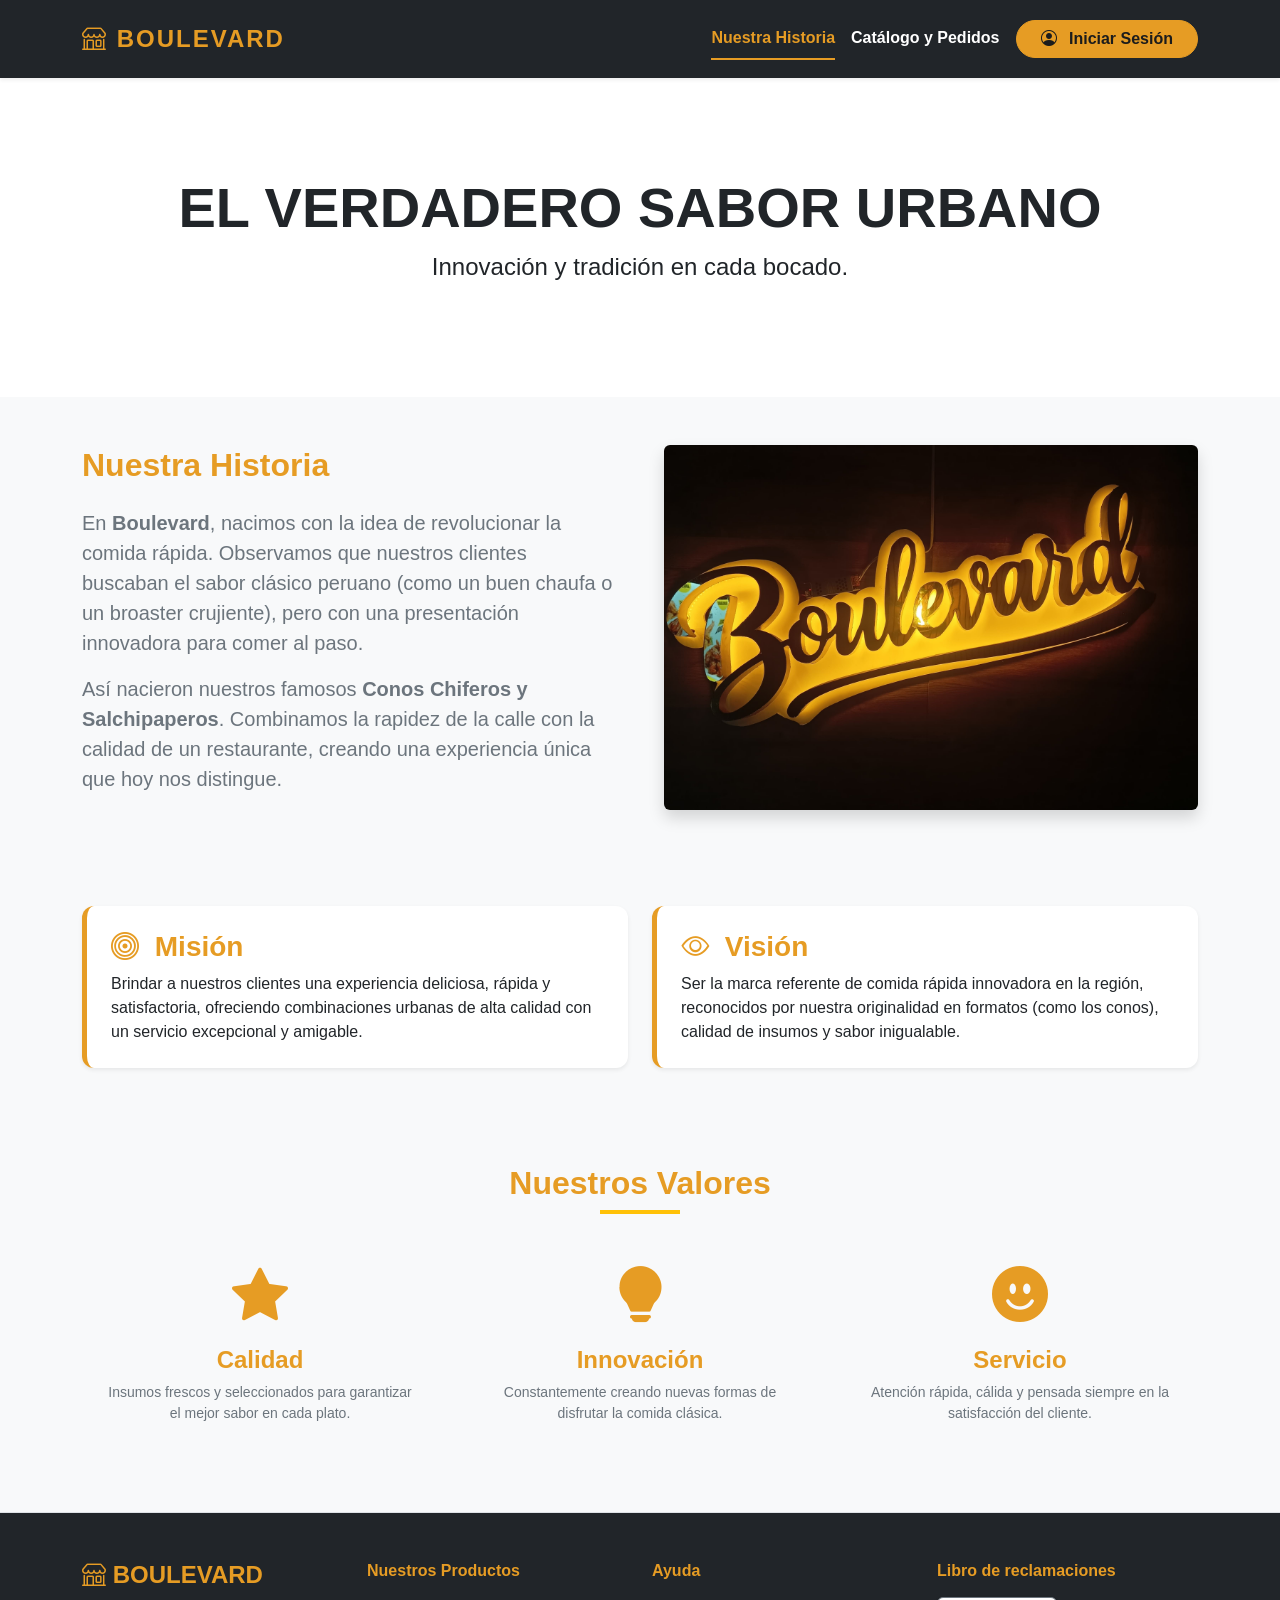
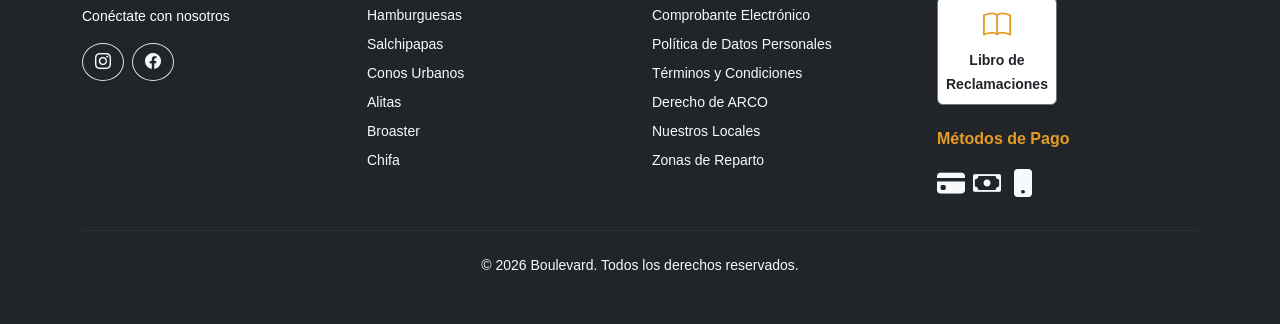
<file: index.html>
<!DOCTYPE html>
<html lang="es">
<head>
    <meta charset="UTF-8">
    <meta name="viewport" content="width=device-width, initial-scale=1.0">
    <title>Nosotros - Boulevard Comida Rápida</title>
    
    <link href="https://cdn.jsdelivr.net/npm/bootstrap@5.3.0/dist/css/bootstrap.min.css" rel="stylesheet">
    <link href="https://cdn.jsdelivr.net/npm/bootstrap-icons@1.10.5/font/bootstrap-icons.css" rel="stylesheet">
    <link rel="stylesheet" href="styles.css">
</head>
<body class="tema-boulevard bg-light">

    <nav class="navbar navbar-expand-lg bg-dark shadow-sm py-3 sticky-top" data-bs-theme="dark">
        <div class="container">
            <a class="navbar-brand logo-boulevard fw-bold text-uppercase text-warning" href="index.html">
                <i class="bi bi-shop"></i> BOULEVARD
            </a>
            <button class="navbar-toggler" type="button" data-bs-toggle="collapse" data-bs-target="#menuNavegacion">
                <span class="navbar-toggler-icon"></span>
            </button>
            <div class="collapse navbar-collapse" id="menuNavegacion">
                <ul class="nav nav-underline ms-auto align-items-center gap-3">
                    <li class="nav-item">
                        <a class="nav-link active fw-bold text-warning" aria-current="page" href="index.html">Nuestra Historia</a>
                    </li>
                    <li class="nav-item">
                        <a class="nav-link fw-bold text-light" href="catalogo.html">Catálogo y Pedidos</a>
                    </li>
                    <li class="nav-item">
                        <a href="login.html" class="btn btn-warning rounded-pill px-4 fw-bold">
                            <i class="bi bi-person-circle me-2"></i> Iniciar Sesión
                        </a>
                    </li>
                </ul>
            </div>
        </div>
    </nav>

    <main>
        <section class="hero-section bg-white text-center py-5">
            <div class="container py-5">
                <h1 class="display-4 fw-bold text-uppercase text-dark">El Verdadero Sabor Urbano</h1>
                <p class="lead fs-4 text-dark">Innovación y tradición en cada bocado.</p>
            </div>
        </section>

        <section class="container py-5">
            <div class="row g-5 align-items-center">
                <div class="col-lg-6">
                    <h2 class="fw-bold mb-4 text-warning">Nuestra Historia</h2>
                    <p class="fs-5 text-muted">En <strong>Boulevard</strong>, nacimos con la idea de revolucionar la comida rápida. Observamos que nuestros clientes buscaban el sabor clásico peruano (como un buen chaufa o un broaster crujiente), pero con una presentación innovadora para comer al paso.</p>
                    <p class="fs-5 text-muted">Así nacieron nuestros famosos <strong>Conos Chiferos y Salchipaperos</strong>. Combinamos la rapidez de la calle con la calidad de un restaurante, creando una experiencia única que hoy nos distingue.</p>
                </div>
                
                <div class="col-lg-6">
                    <img src="imagenes/logo_bule.jpeg" 
                         alt="Local de Boulevard Comida Rápida" 
                         class="img-fluid rounded shadow"
                         loading="lazy"
                         onerror="this.src='imagenes/placeholder.jpg'">
                </div>
            </div>
        </section>

        <section class="container py-5">
            <div class="row g-4">
                <div class="col-md-6">
                    <div class="card border-0 shadow-sm h-100" style="border-left: 5px solid #e69c24 !important;">
                        <div class="card-body p-4">
                            <h3 class="fw-bold text-warning"><i class="bi bi-bullseye me-2"></i> Misión</h3>
                            <p class="mb-0">Brindar a nuestros clientes una experiencia deliciosa, rápida y satisfactoria, ofreciendo combinaciones urbanas de alta calidad con un servicio excepcional y amigable.</p>
                        </div>
                    </div>
                </div>
                
                <div class="col-md-6">
                    <div class="card border-0 shadow-sm h-100" style="border-left: 5px solid #e69c24 !important;">
                        <div class="card-body p-4">
                            <h3 class="fw-bold text-warning"><i class="bi bi-eye me-2"></i> Visión</h3>
                            <p class="mb-0">Ser la marca referente de comida rápida innovadora en la región, reconocidos por nuestra originalidad en formatos (como los conos), calidad de insumos y sabor inigualable.</p>
                        </div>
                    </div>
                </div>
            </div>
        </section>

        <section class="bg-light py-5">
            <div class="container">
                <h2 class="text-center fw-bold mb-2 text-warning">Nuestros Valores</h2>
                <div class="bg-warning mx-auto mb-4" style="height: 4px; width: 80px;"></div>
                
                <div class="row g-4 text-center">
                    <div class="col-md-4">
                        <div class="p-4">
                            <i class="bi bi-star-fill display-4 text-warning"></i>
                            <h4 class="fw-bold mt-3 text-warning">Calidad</h4>
                            <p class="text-muted small">Insumos frescos y seleccionados para garantizar el mejor sabor en cada plato.</p>
                        </div>
                    </div>
                    <div class="col-md-4">
                        <div class="p-4">
                            <i class="bi bi-lightbulb-fill display-4 text-warning"></i>
                            <h4 class="fw-bold mt-3 text-warning">Innovación</h4>
                            <p class="text-muted small">Constantemente creando nuevas formas de disfrutar la comida clásica.</p>
                        </div>
                    </div>
                    <div class="col-md-4">
                        <div class="p-4">
                            <i class="bi bi-emoji-smile-fill display-4 text-warning"></i>
                            <h4 class="fw-bold mt-3 text-warning">Servicio</h4>
                            <p class="text-muted small">Atención rápida, cálida y pensada siempre en la satisfacción del cliente.</p>
                        </div>
                    </div>
                </div>
            </div>
        </section>
    </main>

    <footer class="bg-dark text-white py-5 border-top mt-auto">
        <div class="container">
            <div class="row gy-4">
                
                <div class="col-lg-3 col-md-6">
                    <h4 class="fw-bold text-uppercase mb-3 text-warning">
                        <i class="bi bi-shop"></i> BOULEVARD
                    </h4>
                    <p class="small mb-3">Conéctate con nosotros</p>
                    <div class="d-flex gap-2">
                        <a href="#" class="btn btn-outline-light rounded-circle border shadow-sm" aria-label="Instagram">
                            <i class="bi bi-instagram"></i>
                        </a>
                        <a href="#" class="btn btn-outline-light rounded-circle border shadow-sm" aria-label="Facebook">
                            <i class="bi bi-facebook"></i>
                        </a>
                    </div>
                </div>

                <div class="col-lg-3 col-md-6">
                    <h6 class="fw-bold mb-4 text-warning">Nuestros Productos</h6>
                    <ul class="list-unstyled small">
                        <li class="mb-2"><a href="catalogo.html#hamburguesas" class="text-decoration-none text-light">Hamburguesas</a></li>
                        <li class="mb-2"><a href="catalogo.html#salchipapas" class="text-decoration-none text-light">Salchipapas</a></li>
                        <li class="mb-2"><a href="catalogo.html#conos" class="text-decoration-none text-light">Conos Urbanos</a></li>
                        <li class="mb-2"><a href="catalogo.html#alitas" class="text-decoration-none text-light">Alitas</a></li>
                        <li class="mb-2"><a href="catalogo.html#broaster" class="text-decoration-none text-light">Broaster</a></li>
                        <li class="mb-2"><a href="catalogo.html#chifa" class="text-decoration-none text-light">Chifa</a></li>
                    </ul>
                </div>

                <div class="col-lg-3 col-md-6">
                    <h6 class="fw-bold mb-4 text-warning">Ayuda</h6>
                    <ul class="list-unstyled small">
                        <li class="mb-2"><a href="#" class="text-decoration-none text-light">Comprobante Electrónico</a></li>
                        <li class="mb-2"><a href="#" class="text-decoration-none text-light">Política de Datos Personales</a></li>
                        <li class="mb-2"><a href="#" class="text-decoration-none text-light">Términos y Condiciones</a></li>
                        <li class="mb-2"><a href="#" class="text-decoration-none text-light">Derecho de ARCO</a></li>
                        <li class="mb-2"><a href="#" class="text-decoration-none text-light">Nuestros Locales</a></li>
                        <li class="mb-2"><a href="#" class="text-decoration-none text-light">Zonas de Reparto</a></li>
                    </ul>
                </div>

                <div class="col-lg-3 col-md-6">
                    <h6 class="fw-bold mb-3 text-warning">Libro de reclamaciones</h6>
                    <a href="#" class="d-inline-block border border-secondary rounded p-2 mb-4 text-decoration-none text-center bg-white text-dark shadow-sm">
                        <i class="bi bi-book fs-3 d-block text-warning"></i>
                        <span class="small fw-bold">Libro de<br>Reclamaciones</span>
                    </a>
                    
                    <h6 class="fw-bold mb-3 text-warning">Métodos de Pago</h6>
                    <div class="d-flex gap-2 fs-3">
                        <i class="bi bi-credit-card-fill text-light"></i>
                        <i class="bi bi-cash text-light"></i>
                        <i class="bi bi-phone-fill text-light"></i>
                    </div>
                </div>
                
            </div>

            <hr class="my-4" style="border-color: #495057;">
            
            <div class="row">
                <div class="col text-center">
                    <p class="small text-light mb-0">&copy; 2026 Boulevard. Todos los derechos reservados.</p>
                </div>
            </div>
        </div>
    </footer>

    <script src="https://cdn.jsdelivr.net/npm/bootstrap@5.3.0/dist/js/bootstrap.bundle.min.js"></script>
    <script src="app.js"></script>
</body>
</html>
</file>
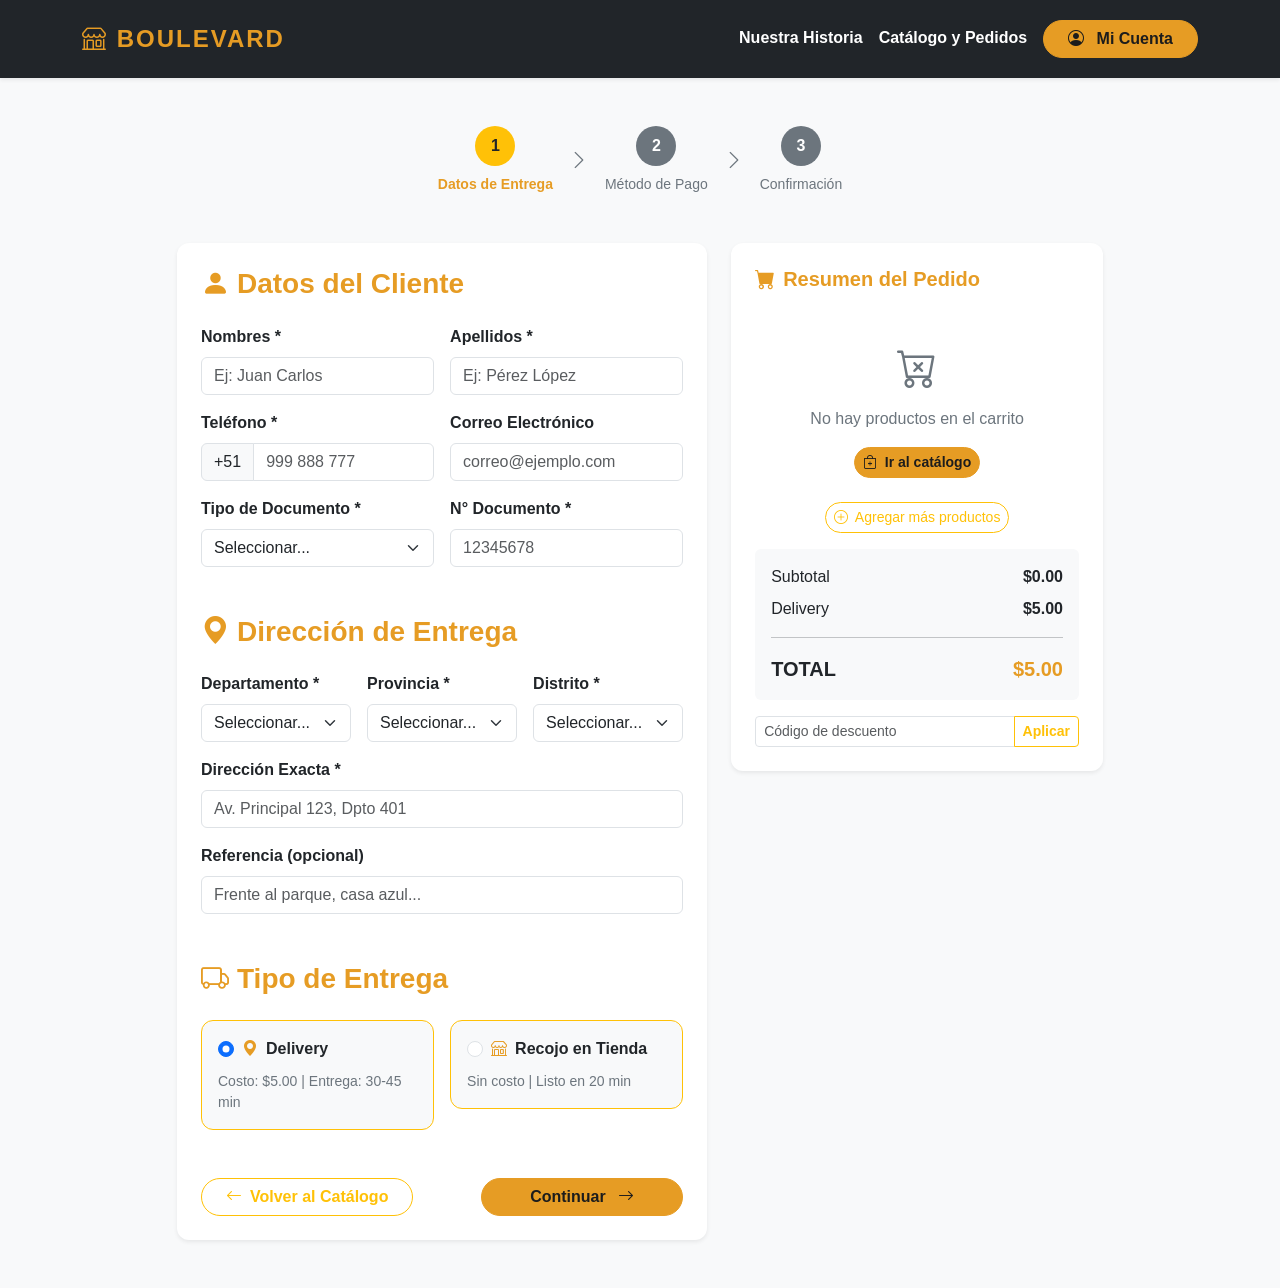
<file: checkout-paso1.html>
<!DOCTYPE html>
<html lang="es">
<head>
    <meta charset="UTF-8">
    <meta name="viewport" content="width=device-width, initial-scale=1.0">
    <title>Paso 1: Datos de Entrega - Boulevard</title>
    
    <link href="https://cdn.jsdelivr.net/npm/bootstrap@5.3.0/dist/css/bootstrap.min.css" rel="stylesheet">
    <link href="https://cdn.jsdelivr.net/npm/bootstrap-icons@1.10.5/font/bootstrap-icons.css" rel="stylesheet">
    <link rel="stylesheet" href="styles.css">
</head>
<body class="tema-boulevard bg-light">

    <nav class="navbar navbar-expand-lg bg-dark shadow-sm py-3 sticky-top" data-bs-theme="dark">
        <div class="container">
            <a class="navbar-brand logo-boulevard fw-bold text-uppercase text-warning" href="index.html">
                <i class="bi bi-shop"></i> BOULEVARD
            </a>
            <button class="navbar-toggler" type="button" data-bs-toggle="collapse" data-bs-target="#menuNavegacion">
                <span class="navbar-toggler-icon"></span>
            </button>
            <div class="collapse navbar-collapse" id="menuNavegacion">
                <ul class="nav nav-underline ms-auto align-items-center gap-3">
                    <li class="nav-item">
                        <a class="nav-link fw-bold text-light" href="index.html">Nuestra Historia</a>
                    </li>
                    <li class="nav-item">
                        <a class="nav-link fw-bold text-light" href="catalogo.html">Catálogo y Pedidos</a>
                    </li>
                    <li class="nav-item">
                        <a href="login.html" class="btn btn-warning rounded-pill px-4 fw-bold">
                            <i class="bi bi-person-circle me-2"></i> Mi Cuenta
                        </a>
                    </li>
                </ul>
            </div>
        </div>
    </nav>

    <main class="container my-5">
        <div class="row justify-content-center">
            <div class="col-lg-10">
                
                <div class="d-flex justify-content-center align-items-center gap-3 mb-5">
                    <div class="text-center">
                        <div class="bg-warning text-dark rounded-circle d-inline-flex align-items-center justify-content-center fw-bold" style="width: 40px; height: 40px;">1</div>
                        <p class="small fw-bold text-warning mt-2 mb-0">Datos de Entrega</p>
                    </div>
                    <i class="bi bi-chevron-right text-muted fs-5"></i>
                    <div class="text-center">
                        <div class="bg-secondary text-white rounded-circle d-inline-flex align-items-center justify-content-center fw-bold" style="width: 40px; height: 40px;">2</div>
                        <p class="small text-muted mt-2 mb-0">Método de Pago</p>
                    </div>
                    <i class="bi bi-chevron-right text-muted fs-5"></i>
                    <div class="text-center">
                        <div class="bg-secondary text-white rounded-circle d-inline-flex align-items-center justify-content-center fw-bold" style="width: 40px; height: 40px;">3</div>
                        <p class="small text-muted mt-2 mb-0">Confirmación</p>
                    </div>
                </div>

                <div class="row g-4">
                    <div class="col-lg-7">
                        <div class="card border-0 shadow-sm">
                            <div class="card-body p-4">
                                
                                <h3 class="fw-bold text-warning mb-4">
                                    <i class="bi bi-person-fill me-2"></i>Datos del Cliente
                                </h3>
                                
                                <form novalidate>
                                    <div class="row g-3">
                                        <div class="col-md-6">
                                            <label class="form-label fw-bold">Nombres *</label>
                                            <input type="text" class="form-control" placeholder="Ej: Juan Carlos" required>
                                        </div>
                                        <div class="col-md-6">
                                            <label class="form-label fw-bold">Apellidos *</label>
                                            <input type="text" class="form-control" placeholder="Ej: Pérez López" required>
                                        </div>
                                        <div class="col-md-6">
                                            <label class="form-label fw-bold">Teléfono *</label>
                                            <div class="input-group">
                                                <span class="input-group-text">+51</span>
                                                <input type="tel" class="form-control" placeholder="999 888 777" required>
                                            </div>
                                        </div>
                                        <div class="col-md-6">
                                            <label class="form-label fw-bold">Correo Electrónico</label>
                                            <input type="email" class="form-control" placeholder="correo@ejemplo.com">
                                        </div>
                                        <div class="col-md-6">
                                            <label class="form-label fw-bold">Tipo de Documento *</label>
                                            <select class="form-select" required>
                                                <option value="">Seleccionar...</option>
                                                <option value="DNI">DNI</option>
                                                <option value="CE">Carnet de Extranjería</option>
                                            </select>
                                        </div>
                                        <div class="col-md-6">
                                            <label class="form-label fw-bold">N° Documento *</label>
                                            <input type="text" class="form-control" placeholder="12345678" required>
                                        </div>
                                    </div>

                                    <h3 class="fw-bold text-warning mb-4 mt-5">
                                        <i class="bi bi-geo-alt-fill me-2"></i>Dirección de Entrega
                                    </h3>

                                    <div class="row g-3">
                                        <div class="col-md-4">
                                            <label class="form-label fw-bold">Departamento *</label>
                                            <select class="form-select" required>
                                                <option value="">Seleccionar...</option>
                                                <option value="Junín">Junín</option>
                                                <option value="Lima">Lima</option>
                                                <option value="Cusco">Cusco</option>
                                            </select>
                                        </div>
                                        <div class="col-md-4">
                                            <label class="form-label fw-bold">Provincia *</label>
                                            <select class="form-select" required>
                                                <option value="">Seleccionar...</option>
                                                <option value="Huancayo">Huancayo</option>
                                                <option value="Chilca">Chilca</option>
                                                <option value="El Tambo">El Tambo</option>
                                            </select>
                                        </div>
                                        <div class="col-md-4">
                                            <label class="form-label fw-bold">Distrito *</label>
                                            <select class="form-select" required>
                                                <option value="">Seleccionar...</option>
                                                <option value="Huancayo">Huancayo</option>
                                                <option value="Chilca">Chilca</option>
                                                <option value="El Tambo">El Tambo</option>
                                            </select>
                                        </div>
                                        <div class="col-12">
                                            <label class="form-label fw-bold">Dirección Exacta *</label>
                                            <input type="text" class="form-control" placeholder="Av. Principal 123, Dpto 401" required>
                                        </div>
                                        <div class="col-12">
                                            <label class="form-label fw-bold">Referencia (opcional)</label>
                                            <input type="text" class="form-control" placeholder="Frente al parque, casa azul...">
                                        </div>
                                    </div>

                                    <h3 class="fw-bold text-warning mb-4 mt-5">
                                        <i class="bi bi-truck me-2"></i>Tipo de Entrega
                                    </h3>

                                    <div class="row g-3">
                                        <div class="col-md-6">
                                            <div class="card border-warning bg-light">
                                                <div class="card-body">
                                                    <div class="form-check">
                                                        <input class="form-check-input" type="radio" name="tipoEntrega" id="delivery" value="delivery" checked>
                                                        <label class="form-check-label fw-bold" for="delivery">
                                                            <i class="bi bi-geo-alt-fill me-2 text-warning"></i>Delivery
                                                        </label>
                                                    </div>
                                                    <p class="small text-muted mt-2 mb-0">Costo: $5.00 | Entrega: 30-45 min</p>
                                                </div>
                                            </div>
                                        </div>
                                        <div class="col-md-6">
                                            <div class="card border-warning bg-light">
                                                <div class="card-body">
                                                    <div class="form-check">
                                                        <input class="form-check-input" type="radio" name="tipoEntrega" id="recojo" value="recojo">
                                                        <label class="form-check-label fw-bold" for="recojo">
                                                            <i class="bi bi-shop me-2 text-warning"></i>Recojo en Tienda
                                                        </label>
                                                    </div>
                                                    <p class="small text-muted mt-2 mb-0">Sin costo | Listo en 20 min</p>
                                                </div>
                                            </div>
                                        </div>
                                    </div>

                                    <div class="d-flex justify-content-between mt-5">
                                        <a href="catalogo.html" class="btn btn-outline-warning rounded-pill px-4 fw-bold">
                                            <i class="bi bi-arrow-left me-2"></i>Volver al Catálogo
                                        </a>
                                        <a href="checkout-paso2.html" class="btn btn-warning rounded-pill px-5 fw-bold">
                                            Continuar <i class="bi bi-arrow-right ms-2"></i>
                                        </a>
                                    </div>
                                </form>
                            </div>
                        </div>
                    </div>

                    <!-- Resumen del Pedido - DINÁMICO -->
                    <div class="col-lg-5">
                        <div class="card border-0 shadow-sm bg-white">
                            <div class="card-body p-4">
                                <h5 class="fw-bold text-warning mb-4">
                                    <i class="bi bi-cart-fill me-2"></i>Resumen del Pedido
                                </h5>
                                
                                <!-- CONTENEDOR DINÁMICO DE PRODUCTOS -->
                                <div id="listaProductosCheckout">
                                    <!-- Se llena automáticamente con los productos del carrito -->
                                </div>
                                
                                <!-- Agregar más productos -->
                                <div class="text-center mb-3">
                                    <a href="catalogo.html" class="btn btn-outline-warning btn-sm rounded-pill">
                                        <i class="bi bi-plus-circle me-1"></i> Agregar más productos
                                    </a>
                                </div>
                                
                                <div class="bg-light rounded p-3">
                                    <div class="d-flex justify-content-between mb-2">
                                        <span class="text-dark">Subtotal</span>
                                        <span class="text-dark fw-bold" id="subtotalCheckout">$0.00</span>
                                    </div>
                                    <div class="d-flex justify-content-between mb-2">
                                        <span class="text-dark">Delivery</span>
                                        <span class="text-dark fw-bold" id="deliveryCheckout">$5.00</span>
                                    </div>
                                    
                                    <hr>
                                    
                                    <div class="d-flex justify-content-between fw-bold fs-5">
                                        <span class="text-dark">TOTAL</span>
                                        <span class="text-warning" id="totalCheckout">$0.00</span>
                                    </div>
                                </div>
                                
                                <!-- Cupón de descuento -->
                                <div class="input-group input-group-sm mt-3">
                                    <input type="text" class="form-control form-control-sm" placeholder="Código de descuento">
                                    <button class="btn btn-outline-warning btn-sm fw-bold" type="button">Aplicar</button>
                                </div>
                            </div>
                        </div>
                    </div>
                </div>
            </div>
        </div>
    </main>

    <script src="https://cdn.jsdelivr.net/npm/bootstrap@5.3.0/dist/js/bootstrap.bundle.min.js"></script>
    <script src="app.js"></script>
    
    <!-- Script para manejar el cambio de delivery -->
    <script>
        const radioDelivery = document.getElementById('delivery');
        const radioRecojo = document.getElementById('recojo');
        const deliveryCheckout = document.getElementById('deliveryCheckout');
        const totalCheckout = document.getElementById('totalCheckout');
        
        function actualizarTotal() {
            const subtotalTexto = document.getElementById('subtotalCheckout').textContent;
            const subtotal = parseFloat(subtotalTexto.replace('$', '')) || 0;
            const delivery = radioDelivery.checked ? 5.00 : 0.00;
            const total = subtotal + delivery;
            
            deliveryCheckout.textContent = radioDelivery.checked ? '$5.00' : '$0.00 (Recojo)';
            totalCheckout.textContent = '$' + total.toFixed(2);
        }
        
        radioDelivery.addEventListener('change', actualizarTotal);
        radioRecojo.addEventListener('change', actualizarTotal);
        
        // También actualizar cuando se carguen los productos
        setTimeout(actualizarTotal, 500);
    </script>
</body>
</html>
</file>
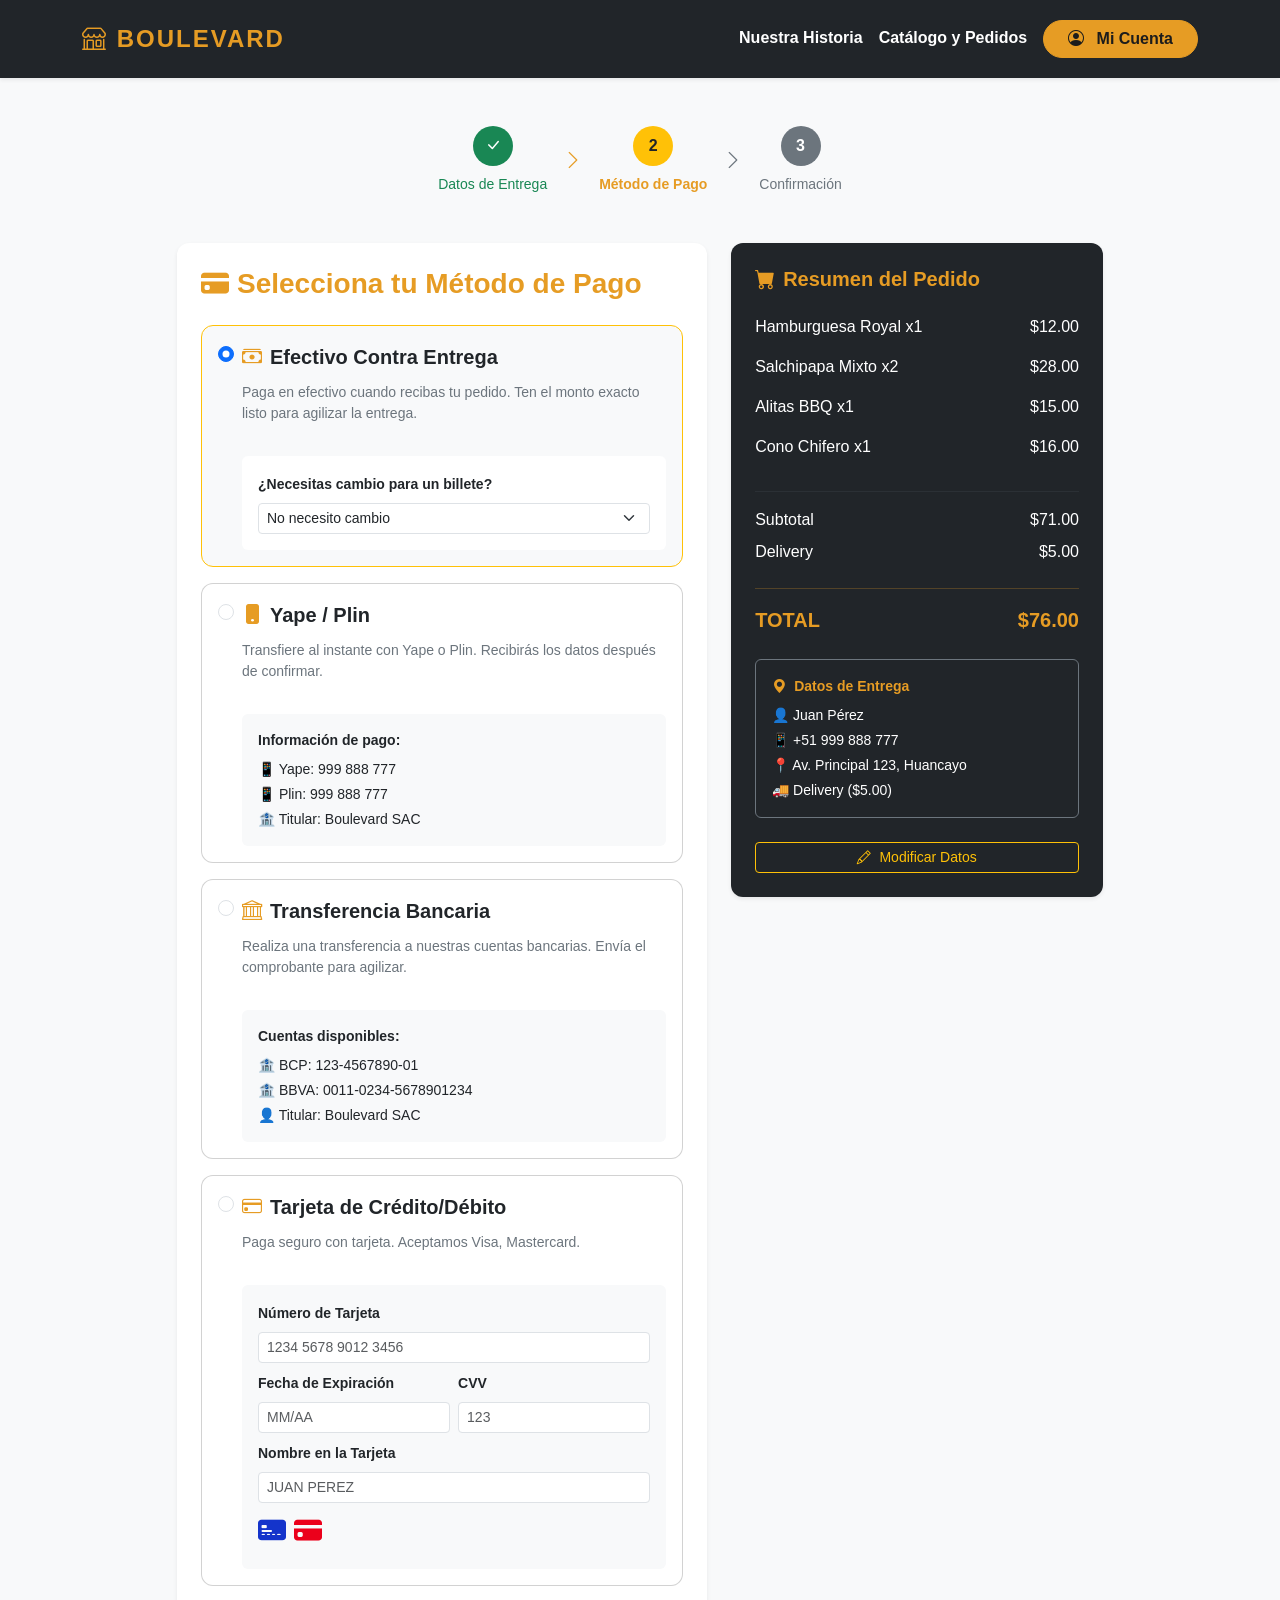
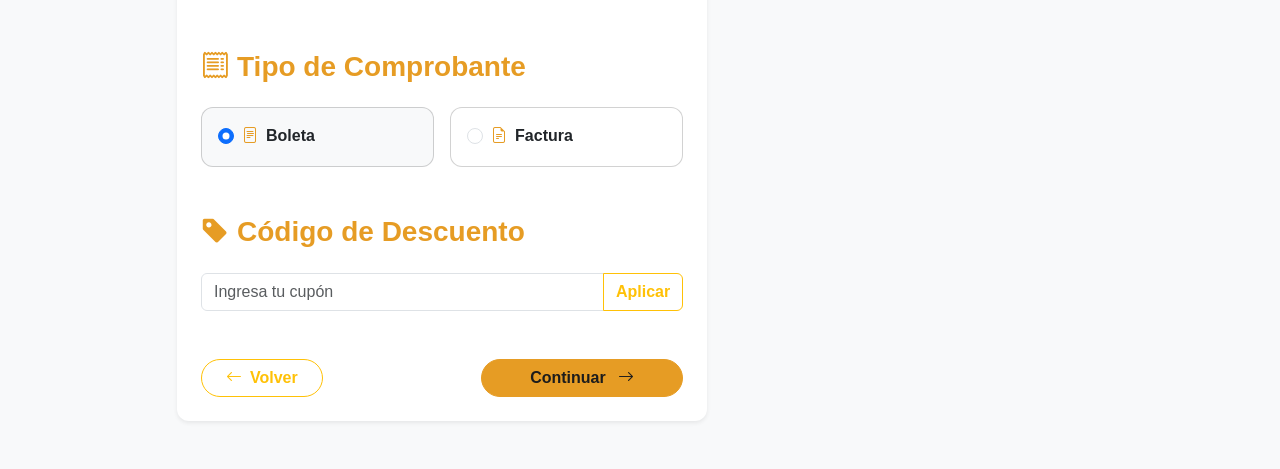
<file: checkout-paso2.html>
<!DOCTYPE html>
<html lang="es">
<head>
    <meta charset="UTF-8">
    <meta name="viewport" content="width=device-width, initial-scale=1.0">
    <title>Paso 2: Método de Pago - Boulevard</title>
    
    <link href="https://cdn.jsdelivr.net/npm/bootstrap@5.3.0/dist/css/bootstrap.min.css" rel="stylesheet">
    <link href="https://cdn.jsdelivr.net/npm/bootstrap-icons@1.10.5/font/bootstrap-icons.css" rel="stylesheet">
    <link rel="stylesheet" href="styles.css">
</head>
<body class="tema-boulevard bg-light">

    <!-- BARRA DE NAVEGACIÓN -->
    <nav class="navbar navbar-expand-lg bg-dark shadow-sm py-3 sticky-top" data-bs-theme="dark">
        <div class="container">
            <a class="navbar-brand logo-boulevard fw-bold text-uppercase text-warning" href="nosotros.html">
                <i class="bi bi-shop"></i> BOULEVARD
            </a>
            <button class="navbar-toggler" type="button" data-bs-toggle="collapse" data-bs-target="#menuNavegacion">
                <span class="navbar-toggler-icon"></span>
            </button>
            <div class="collapse navbar-collapse" id="menuNavegacion">
                <ul class="nav nav-underline ms-auto align-items-center gap-3">
                    <li class="nav-item">
                        <a class="nav-link fw-bold text-light" href="nosotros.html">Nuestra Historia</a>
                    </li>
                    <li class="nav-item">
                        <a class="nav-link fw-bold text-light" href="catalogo.html">Catálogo y Pedidos</a>
                    </li>
                    <li class="nav-item">
                        <a href="login.html" class="btn btn-warning rounded-pill px-4 fw-bold">
                            <i class="bi bi-person-circle me-2"></i> Mi Cuenta
                        </a>
                    </li>
                </ul>
            </div>
        </div>
    </nav>

    <main class="container my-5">
        <div class="row justify-content-center">
            <div class="col-lg-10">
                
                <!-- Indicador de Pasos -->
                <div class="d-flex justify-content-center align-items-center gap-3 mb-5">
                    <div class="text-center">
                        <div class="bg-success text-white rounded-circle d-inline-flex align-items-center justify-content-center fw-bold" style="width: 40px; height: 40px;">
                            <i class="bi bi-check-lg"></i>
                        </div>
                        <p class="small text-success mt-2 mb-0">Datos de Entrega</p>
                    </div>
                    <i class="bi bi-chevron-right text-warning fs-5"></i>
                    <div class="text-center">
                        <div class="bg-warning text-dark rounded-circle d-inline-flex align-items-center justify-content-center fw-bold" style="width: 40px; height: 40px;">2</div>
                        <p class="small fw-bold text-warning mt-2 mb-0">Método de Pago</p>
                    </div>
                    <i class="bi bi-chevron-right text-muted fs-5"></i>
                    <div class="text-center">
                        <div class="bg-secondary text-white rounded-circle d-inline-flex align-items-center justify-content-center fw-bold" style="width: 40px; height: 40px;">3</div>
                        <p class="small text-muted mt-2 mb-0">Confirmación</p>
                    </div>
                </div>

                <div class="row g-4">
                    <!-- Métodos de Pago -->
                    <div class="col-lg-7">
                        <div class="card border-0 shadow-sm">
                            <div class="card-body p-4">
                                <h3 class="fw-bold text-warning mb-4">
                                    <i class="bi bi-credit-card-fill me-2"></i>Selecciona tu Método de Pago
                                </h3>

                                <!-- Opción 1: Efectivo Contra Entrega -->
                                <div class="card mb-3 border-warning bg-light">
                                    <div class="card-body">
                                        <div class="form-check">
                                            <input class="form-check-input" type="radio" name="metodoPago" id="efectivo" value="efectivo" checked>
                                            <label class="form-check-label fw-bold fs-5" for="efectivo">
                                                <i class="bi bi-cash-stack me-2 text-warning"></i>Efectivo Contra Entrega
                                            </label>
                                        </div>
                                        <p class="text-muted small mt-2 ms-4">Paga en efectivo cuando recibas tu pedido. Ten el monto exacto listo para agilizar la entrega.</p>
                                        
                                        <!-- Opción de cambio -->
                                        <div class="ms-4 mt-3 p-3 bg-white rounded">
                                            <label class="form-label fw-bold small">¿Necesitas cambio para un billete?</label>
                                            <select class="form-select form-select-sm">
                                                <option value="">No necesito cambio</option>
                                                <option value="50">Billete de S/. 50</option>
                                                <option value="100">Billete de S/. 100</option>
                                            </select>
                                        </div>
                                    </div>
                                </div>

                                <!-- Opción 2: Yape / Plin -->
                                <div class="card mb-3">
                                    <div class="card-body">
                                        <div class="form-check">
                                            <input class="form-check-input" type="radio" name="metodoPago" id="yape" value="yape">
                                            <label class="form-check-label fw-bold fs-5" for="yape">
                                                <i class="bi bi-phone-fill me-2 text-warning"></i>Yape / Plin
                                            </label>
                                        </div>
                                        <p class="text-muted small mt-2 ms-4">Transfiere al instante con Yape o Plin. Recibirás los datos después de confirmar.</p>
                                        
                                        <div class="ms-4 mt-3 p-3 bg-light rounded">
                                            <p class="small fw-bold mb-2">Información de pago:</p>
                                            <p class="small mb-1">📱 Yape: 999 888 777</p>
                                            <p class="small mb-1">📱 Plin: 999 888 777</p>
                                            <p class="small mb-0">🏦 Titular: Boulevard SAC</p>
                                        </div>
                                    </div>
                                </div>

                                <!-- Opción 3: Transferencia Bancaria -->
                                <div class="card mb-3">
                                    <div class="card-body">
                                        <div class="form-check">
                                            <input class="form-check-input" type="radio" name="metodoPago" id="transferencia" value="transferencia">
                                            <label class="form-check-label fw-bold fs-5" for="transferencia">
                                                <i class="bi bi-bank me-2 text-warning"></i>Transferencia Bancaria
                                            </label>
                                        </div>
                                        <p class="text-muted small mt-2 ms-4">Realiza una transferencia a nuestras cuentas bancarias. Envía el comprobante para agilizar.</p>
                                        
                                        <div class="ms-4 mt-3 p-3 bg-light rounded">
                                            <p class="small fw-bold mb-2">Cuentas disponibles:</p>
                                            <p class="small mb-1">🏦 BCP: 123-4567890-01</p>
                                            <p class="small mb-1">🏦 BBVA: 0011-0234-5678901234</p>
                                            <p class="small mb-0">👤 Titular: Boulevard SAC</p>
                                        </div>
                                    </div>
                                </div>

                                <!-- Opción 4: Tarjeta de Crédito/Débito -->
                                <div class="card mb-3">
                                    <div class="card-body">
                                        <div class="form-check">
                                            <input class="form-check-input" type="radio" name="metodoPago" id="tarjeta" value="tarjeta">
                                            <label class="form-check-label fw-bold fs-5" for="tarjeta">
                                                <i class="bi bi-credit-card me-2 text-warning"></i>Tarjeta de Crédito/Débito
                                            </label>
                                        </div>
                                        <p class="text-muted small mt-2 ms-4">Paga seguro con tarjeta. Aceptamos Visa, Mastercard.</p>
                                        
                                        <div class="ms-4 mt-3 p-3 bg-light rounded">
                                            <div class="row g-2">
                                                <div class="col-12">
                                                    <label class="form-label small fw-bold">Número de Tarjeta</label>
                                                    <input type="text" class="form-control form-control-sm" placeholder="1234 5678 9012 3456">
                                                </div>
                                                <div class="col-md-6">
                                                    <label class="form-label small fw-bold">Fecha de Expiración</label>
                                                    <input type="text" class="form-control form-control-sm" placeholder="MM/AA">
                                                </div>
                                                <div class="col-md-6">
                                                    <label class="form-label small fw-bold">CVV</label>
                                                    <input type="text" class="form-control form-control-sm" placeholder="123">
                                                </div>
                                                <div class="col-12">
                                                    <label class="form-label small fw-bold">Nombre en la Tarjeta</label>
                                                    <input type="text" class="form-control form-control-sm" placeholder="JUAN PEREZ">
                                                </div>
                                            </div>
                                            <div class="d-flex gap-2 mt-2">
                                                <i class="bi bi-credit-card-2-front-fill fs-3" style="color: #1434CB;"></i>
                                                <i class="bi bi-credit-card-fill fs-3" style="color: #EB001B;"></i>
                                            </div>
                                        </div>
                                    </div>
                                </div>

                                <!-- Comprobante -->
                                <h3 class="fw-bold text-warning mb-4 mt-5">
                                    <i class="bi bi-receipt me-2"></i>Tipo de Comprobante
                                </h3>

                                <div class="row g-3">
                                    <div class="col-md-6">
                                        <div class="card bg-light">
                                            <div class="card-body">
                                                <div class="form-check">
                                                    <input class="form-check-input" type="radio" name="comprobante" id="boleta" value="boleta" checked>
                                                    <label class="form-check-label fw-bold" for="boleta">
                                                        <i class="bi bi-file-text me-2 text-warning"></i>Boleta
                                                    </label>
                                                </div>
                                            </div>
                                        </div>
                                    </div>
                                    <div class="col-md-6">
                                        <div class="card">
                                            <div class="card-body">
                                                <div class="form-check">
                                                    <input class="form-check-input" type="radio" name="comprobante" id="factura" value="factura">
                                                    <label class="form-check-label fw-bold" for="factura">
                                                        <i class="bi bi-file-earmark-text me-2 text-warning"></i>Factura
                                                    </label>
                                                </div>
                                            </div>
                                        </div>
                                    </div>
                                </div>

                                <!-- Datos de Factura (ocultos por defecto) -->
                                <div class="mt-3 p-3 bg-light rounded" id="datosFactura" style="display: none;">
                                    <div class="row g-2">
                                        <div class="col-md-6">
                                            <label class="form-label small fw-bold">RUC</label>
                                            <input type="text" class="form-control form-control-sm" placeholder="10 dígitos">
                                        </div>
                                        <div class="col-md-6">
                                            <label class="form-label small fw-bold">Razón Social</label>
                                            <input type="text" class="form-control form-control-sm" placeholder="Nombre de empresa">
                                        </div>
                                        <div class="col-12">
                                            <label class="form-label small fw-bold">Dirección Fiscal</label>
                                            <input type="text" class="form-control form-control-sm" placeholder="Dirección de la empresa">
                                        </div>
                                    </div>
                                </div>

                                <!-- Cupón de Descuento -->
                                <h3 class="fw-bold text-warning mb-4 mt-5">
                                    <i class="bi bi-tag-fill me-2"></i>Código de Descuento
                                </h3>

                                <div class="input-group">
                                    <input type="text" class="form-control" placeholder="Ingresa tu cupón">
                                    <button class="btn btn-outline-warning fw-bold" type="button">Aplicar</button>
                                </div>

                                <!-- Botones -->
                                <div class="d-flex justify-content-between mt-5">
                                    <a href="checkout-paso1.html" class="btn btn-outline-warning rounded-pill px-4 fw-bold">
                                        <i class="bi bi-arrow-left me-2"></i>Volver
                                    </a>
                                    <a href="checkout-paso3.html" class="btn btn-warning rounded-pill px-5 fw-bold">
                                        Continuar <i class="bi bi-arrow-right ms-2"></i>
                                    </a>
                                </div>
                            </div>
                        </div>
                    </div>

                    <!-- Resumen del Pedido -->
                    <div class="col-lg-5">
                        <div class="card border-0 shadow-sm bg-dark text-white">
                            <div class="card-body p-4">
                                <h5 class="fw-bold text-warning mb-4">
                                    <i class="bi bi-cart-fill me-2"></i>Resumen del Pedido
                                </h5>
                                
                                <div class="d-flex justify-content-between mb-3">
                                    <span>Hamburguesa Royal x1</span>
                                    <span>$12.00</span>
                                </div>
                                <div class="d-flex justify-content-between mb-3">
                                    <span>Salchipapa Mixto x2</span>
                                    <span>$28.00</span>
                                </div>
                                <div class="d-flex justify-content-between mb-3">
                                    <span>Alitas BBQ x1</span>
                                    <span>$15.00</span>
                                </div>
                                <div class="d-flex justify-content-between mb-3">
                                    <span>Cono Chifero x1</span>
                                    <span>$16.00</span>
                                </div>
                                
                                <hr style="border-color: #495057;">
                                
                                <div class="d-flex justify-content-between mb-2">
                                    <span>Subtotal</span>
                                    <span>$71.00</span>
                                </div>
                                <div class="d-flex justify-content-between mb-2">
                                    <span>Delivery</span>
                                    <span>$5.00</span>
                                </div>
                                
                                <hr style="border-color: #e69c24;">
                                
                                <div class="d-flex justify-content-between fw-bold fs-5 text-warning">
                                    <span>TOTAL</span>
                                    <span>$76.00</span>
                                </div>

                                <!-- Datos de Entrega -->
                                <div class="mt-4 p-3 bg-dark border border-secondary rounded">
                                    <p class="small fw-bold text-warning mb-2">
                                        <i class="bi bi-geo-alt-fill me-2"></i>Datos de Entrega
                                    </p>
                                    <p class="small mb-1">👤 Juan Pérez</p>
                                    <p class="small mb-1">📱 +51 999 888 777</p>
                                    <p class="small mb-1">📍 Av. Principal 123, Huancayo</p>
                                    <p class="small mb-0">🚚 Delivery ($5.00)</p>
                                </div>
                                
                                <a href="checkout-paso1.html" class="btn btn-outline-warning btn-sm w-100 mt-4">
                                    <i class="bi bi-pencil me-2"></i>Modificar Datos
                                </a>
                            </div>
                        </div>
                    </div>
                </div>
            </div>
        </div>
    </main>

    <script src="https://cdn.jsdelivr.net/npm/bootstrap@5.3.0/dist/js/bootstrap.bundle.min.js"></script>
    
    <script>
        // Mostrar/ocultar datos de factura
        document.getElementById('factura').addEventListener('change', function() {
            document.getElementById('datosFactura').style.display = 'block';
        });
        
        document.getElementById('boleta').addEventListener('change', function() {
            document.getElementById('datosFactura').style.display = 'none';
        });
    </script>

    <script src="app.js"></script>
    
</body>
</html>
</file>
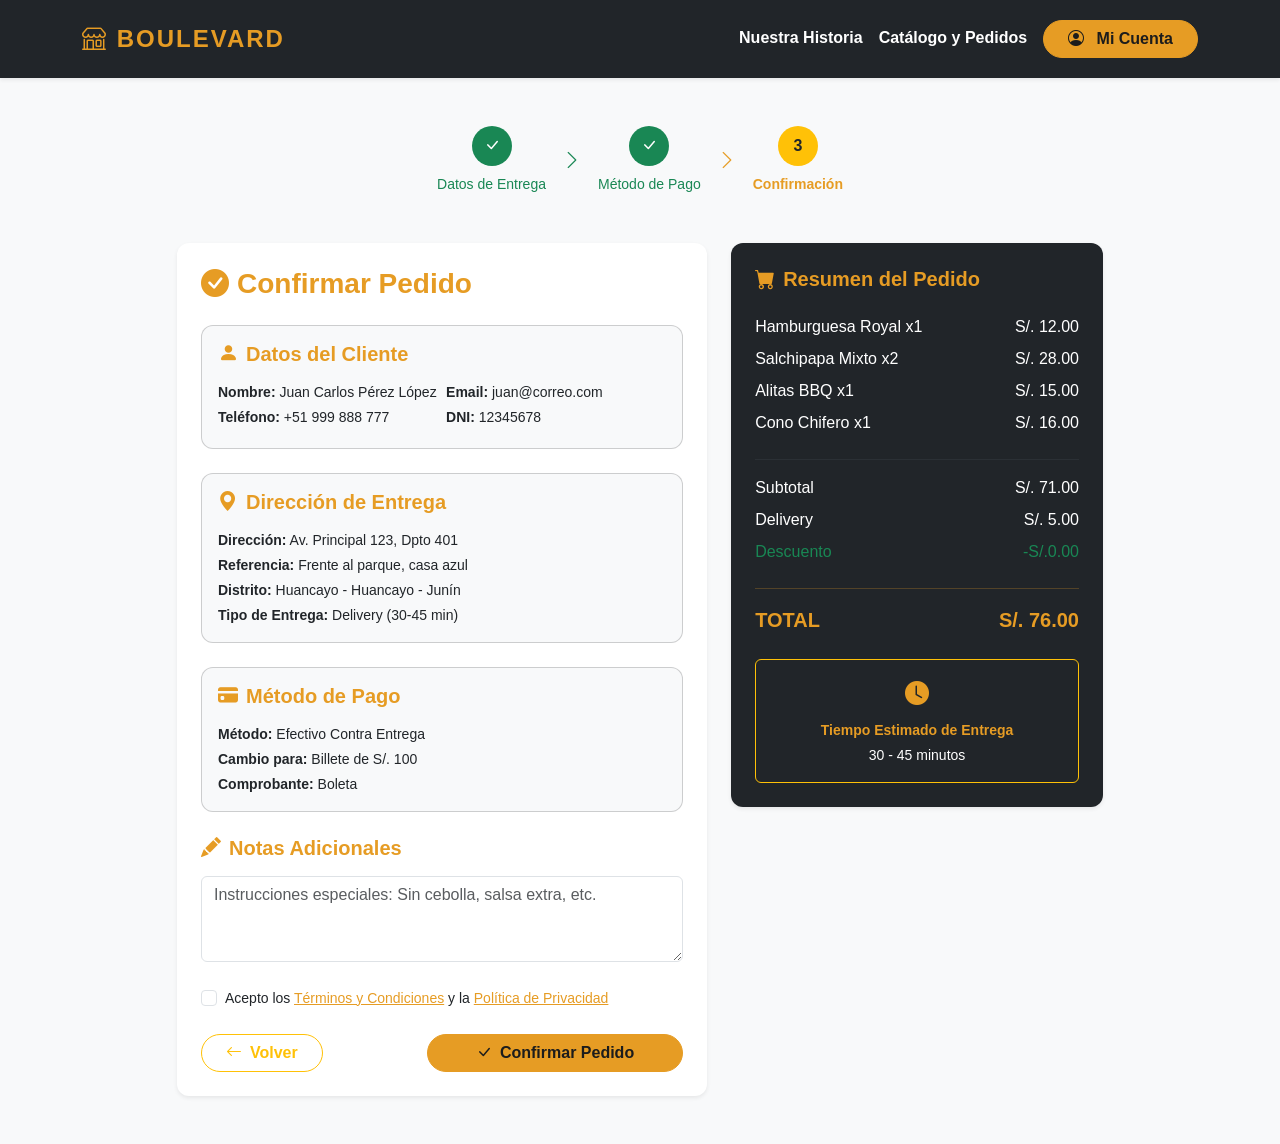
<file: checkout-paso3.html>
<!DOCTYPE html>
<html lang="es">
<head>
    <meta charset="UTF-8">
    <meta name="viewport" content="width=device-width, initial-scale=1.0">
    <title>Paso 3: Confirmación - Boulevard</title>
    
    <link href="https://cdn.jsdelivr.net/npm/bootstrap@5.3.0/dist/css/bootstrap.min.css" rel="stylesheet">
    <link href="https://cdn.jsdelivr.net/npm/bootstrap-icons@1.10.5/font/bootstrap-icons.css" rel="stylesheet">
    <link rel="stylesheet" href="styles.css">
</head>
<body class="tema-boulevard bg-light">

    <!-- BARRA DE NAVEGACIÓN -->
    <nav class="navbar navbar-expand-lg bg-dark shadow-sm py-3 sticky-top" data-bs-theme="dark">
        <div class="container">
            <a class="navbar-brand logo-boulevard fw-bold text-uppercase text-warning" href="index.html">
                <i class="bi bi-shop"></i> BOULEVARD
            </a>
            <button class="navbar-toggler" type="button" data-bs-toggle="collapse" data-bs-target="#menuNavegacion">
                <span class="navbar-toggler-icon"></span>
            </button>
            <div class="collapse navbar-collapse" id="menuNavegacion">
                <ul class="nav nav-underline ms-auto align-items-center gap-3">
                    <li class="nav-item">
                        <a class="nav-link fw-bold text-light" href="index.html">Nuestra Historia</a>
                    </li>
                    <li class="nav-item">
                        <a class="nav-link fw-bold text-light" href="catalogo.html">Catálogo y Pedidos</a>
                    </li>
                    <li class="nav-item">
                        <a href="login.html" class="btn btn-warning rounded-pill px-4 fw-bold">
                            <i class="bi bi-person-circle me-2"></i> Mi Cuenta
                        </a>
                    </li>
                </ul>
            </div>
        </div>
    </nav>

    <main class="container my-5">
        <div class="row justify-content-center">
            <div class="col-lg-10">
                
                <!-- Indicador de Pasos -->
                <div class="d-flex justify-content-center align-items-center gap-3 mb-5">
                    <div class="text-center">
                        <div class="bg-success text-white rounded-circle d-inline-flex align-items-center justify-content-center fw-bold" style="width: 40px; height: 40px;">
                            <i class="bi bi-check-lg"></i>
                        </div>
                        <p class="small text-success mt-2 mb-0">Datos de Entrega</p>
                    </div>
                    <i class="bi bi-chevron-right text-success fs-5"></i>
                    <div class="text-center">
                        <div class="bg-success text-white rounded-circle d-inline-flex align-items-center justify-content-center fw-bold" style="width: 40px; height: 40px;">
                            <i class="bi bi-check-lg"></i>
                        </div>
                        <p class="small text-success mt-2 mb-0">Método de Pago</p>
                    </div>
                    <i class="bi bi-chevron-right text-warning fs-5"></i>
                    <div class="text-center">
                        <div class="bg-warning text-dark rounded-circle d-inline-flex align-items-center justify-content-center fw-bold" style="width: 40px; height: 40px;">3</div>
                        <p class="small fw-bold text-warning mt-2 mb-0">Confirmación</p>
                    </div>
                </div>

                <div class="row g-4">
                    <!-- Confirmación del Pedido -->
                    <div class="col-lg-7">
                        <div class="card border-0 shadow-sm">
                            <div class="card-body p-4">
                                <h3 class="fw-bold text-warning mb-4">
                                    <i class="bi bi-check-circle-fill me-2"></i>Confirmar Pedido
                                </h3>

                                <!-- Datos del Cliente -->
                                <div class="card bg-light mb-4">
                                    <div class="card-body">
                                        <h5 class="fw-bold text-warning mb-3">
                                            <i class="bi bi-person-fill me-2"></i>Datos del Cliente
                                        </h5>
                                        <div class="row g-2">
                                            <div class="col-md-6">
                                                <p class="small mb-1"><strong>Nombre:</strong> Juan Carlos Pérez López</p>
                                                <p class="small mb-1"><strong>Teléfono:</strong> +51 999 888 777</p>
                                            </div>
                                            <div class="col-md-6">
                                                <p class="small mb-1"><strong>Email:</strong> juan@correo.com</p>
                                                <p class="small mb-1"><strong>DNI:</strong> 12345678</p>
                                            </div>
                                        </div>
                                    </div>
                                </div>

                                <!-- Dirección de Entrega -->
                                <div class="card bg-light mb-4">
                                    <div class="card-body">
                                        <h5 class="fw-bold text-warning mb-3">
                                            <i class="bi bi-geo-alt-fill me-2"></i>Dirección de Entrega
                                        </h5>
                                        <p class="small mb-1"><strong>Dirección:</strong> Av. Principal 123, Dpto 401</p>
                                        <p class="small mb-1"><strong>Referencia:</strong> Frente al parque, casa azul</p>
                                        <p class="small mb-1"><strong>Distrito:</strong> Huancayo - Huancayo - Junín</p>
                                        <p class="small mb-0"><strong>Tipo de Entrega:</strong> Delivery (30-45 min)</p>
                                    </div>
                                </div>

                                <!-- Método de Pago -->
                                <div class="card bg-light mb-4">
                                    <div class="card-body">
                                        <h5 class="fw-bold text-warning mb-3">
                                            <i class="bi bi-credit-card-fill me-2"></i>Método de Pago
                                        </h5>
                                        <p class="small mb-1"><strong>Método:</strong> Efectivo Contra Entrega</p>
                                        <p class="small mb-1"><strong>Cambio para:</strong> Billete de S/. 100</p>
                                        <p class="small mb-0"><strong>Comprobante:</strong> Boleta</p>
                                    </div>
                                </div>

                                <!-- Notas Adicionales -->
                                <h5 class="fw-bold text-warning mb-3">
                                    <i class="bi bi-pencil-fill me-2"></i>Notas Adicionales
                                </h5>
                                <textarea class="form-control mb-4" rows="3" placeholder="Instrucciones especiales: Sin cebolla, salsa extra, etc."></textarea>

                                <!-- Términos y Condiciones -->
                                <div class="form-check mb-4">
                                    <input class="form-check-input" type="checkbox" id="terminos" required>
                                    <label class="form-check-label small" for="terminos">
                                        Acepto los <a href="#" class="text-warning">Términos y Condiciones</a> y la <a href="#" class="text-warning">Política de Privacidad</a>
                                    </label>
                                </div>

                                <!-- Botones -->
                                <div class="d-flex justify-content-between">
                                    <a href="checkout-paso2.html" class="btn btn-outline-warning rounded-pill px-4 fw-bold">
                                        <i class="bi bi-arrow-left me-2"></i>Volver
                                    </a>
                                    <button class="btn btn-warning rounded-pill px-5 fw-bold" data-bs-toggle="modal" data-bs-target="#modalConfirmacion">
                                        <i class="bi bi-check-lg me-2"></i>Confirmar Pedido
                                    </button>
                                </div>
                            </div>
                        </div>
                    </div>

                    <!-- Resumen del Pedido -->
                    <div class="col-lg-5">
                        <div class="card border-0 shadow-sm bg-dark text-white">
                            <div class="card-body p-4">
                                <h5 class="fw-bold text-warning mb-4">
                                    <i class="bi bi-cart-fill me-2"></i>Resumen del Pedido
                                </h5>
                                
                                <div class="d-flex justify-content-between mb-2">
                                    <span>Hamburguesa Royal x1</span>
                                    <span>S/. 12.00</span>
                                </div>
                                <div class="d-flex justify-content-between mb-2">
                                    <span>Salchipapa Mixto x2</span>
                                    <span>S/. 28.00</span>
                                </div>
                                <div class="d-flex justify-content-between mb-2">
                                    <span>Alitas BBQ x1</span>
                                    <span>S/. 15.00</span>
                                </div>
                                <div class="d-flex justify-content-between mb-2">
                                    <span>Cono Chifero x1</span>
                                    <span>S/. 16.00</span>
                                </div>
                                
                                <hr style="border-color: #495057;">
                                
                                <div class="d-flex justify-content-between mb-2">
                                    <span>Subtotal</span>
                                    <span>S/. 71.00</span>
                                </div>
                                <div class="d-flex justify-content-between mb-2">
                                    <span>Delivery</span>
                                    <span>S/. 5.00</span>
                                </div>
                                
                                <div class="d-flex justify-content-between mb-2 text-success" id="descuentoLinea" style="display: none;">
                                    <span>Descuento</span>
                                    <span id="descuentoMonto"> -S/.0.00</span>
                                </div>
                                
                                <hr style="border-color: #e69c24;">
                                
                                <div class="d-flex justify-content-between fw-bold fs-5 text-warning">
                                    <span>TOTAL</span>
                                    <span>S/. 76.00</span>
                                </div>

                                <!-- Tiempo Estimado -->
                                <div class="mt-4 p-3 bg-dark border border-warning rounded text-center">
                                    <i class="bi bi-clock-fill text-warning fs-4 mb-2 d-block"></i>
                                    <p class="small mb-1 fw-bold text-warning">Tiempo Estimado de Entrega</p>
                                    <p class="small mb-0">30 - 45 minutos</p>
                                </div>
                            </div>
                        </div>
                    </div>
                </div>
            </div>
        </div>
    </main>

    <!-- Modal de Confirmación Exitosa -->
    <div class="modal fade" id="modalConfirmacion" tabindex="-1">
        <div class="modal-dialog modal-dialog-centered">
            <div class="modal-content border-0 shadow">
                <div class="modal-body text-center p-5">
                    <div class="bg-success text-white rounded-circle d-inline-flex align-items-center justify-content-center mb-4" style="width: 100px; height: 100px;">
                        <i class="bi bi-check-lg display-4"></i>
                    </div>
                    
                    <h2 class="fw-bold text-success mb-3">¡Pedido Confirmado!</h2>
                    <p class="text-muted mb-1">Tu pedido ha sido registrado exitosamente.</p>
                    <p class="fw-bold text-warning fs-4 mb-4">Pedido #BV-2026-0042</p>
                    
                    <div class="bg-light rounded p-3 mb-4">
                        <p class="small mb-2"><strong>Tiempo estimado:</strong> 30-45 minutos</p>
                        <p class="small mb-2"><strong>Método de pago:</strong> Efectivo Contra Entrega</p>
                        <p class="small mb-2"><strong>Total a pagar:</strong> S/ 76.00</p>
                        <p class="small mb-0"><strong>Cambio para:</strong> Billete de S/. 100</p>
                    </div>
                    
                    <p class="small text-muted mb-4">
                        <i class="bi bi-envelope-fill me-1"></i> Te enviaremos la confirmación a tu correo<br>
                        <i class="bi bi-whatsapp me-1"></i> También recibirás un mensaje por WhatsApp
                    </p>
                    
                    <div class="d-flex gap-2 justify-content-center">
                        <a href="#" class="btn btn-success rounded-pill px-4">
                            <i class="bi bi-whatsapp me-2"></i>Compartir por WhatsApp
                        </a>
                        <a href="catalogo.html" class="btn btn-warning rounded-pill px-4">
                            <i class="bi bi-shop me-2"></i>Seguir Comprando
                        </a>
                    </div>
                </div>
            </div>
        </div>
    </div>

    <script src="https://cdn.jsdelivr.net/npm/bootstrap@5.3.0/dist/js/bootstrap.bundle.min.js"></script>
    <script src="app.js"></script>
</body>
</html>
</file>
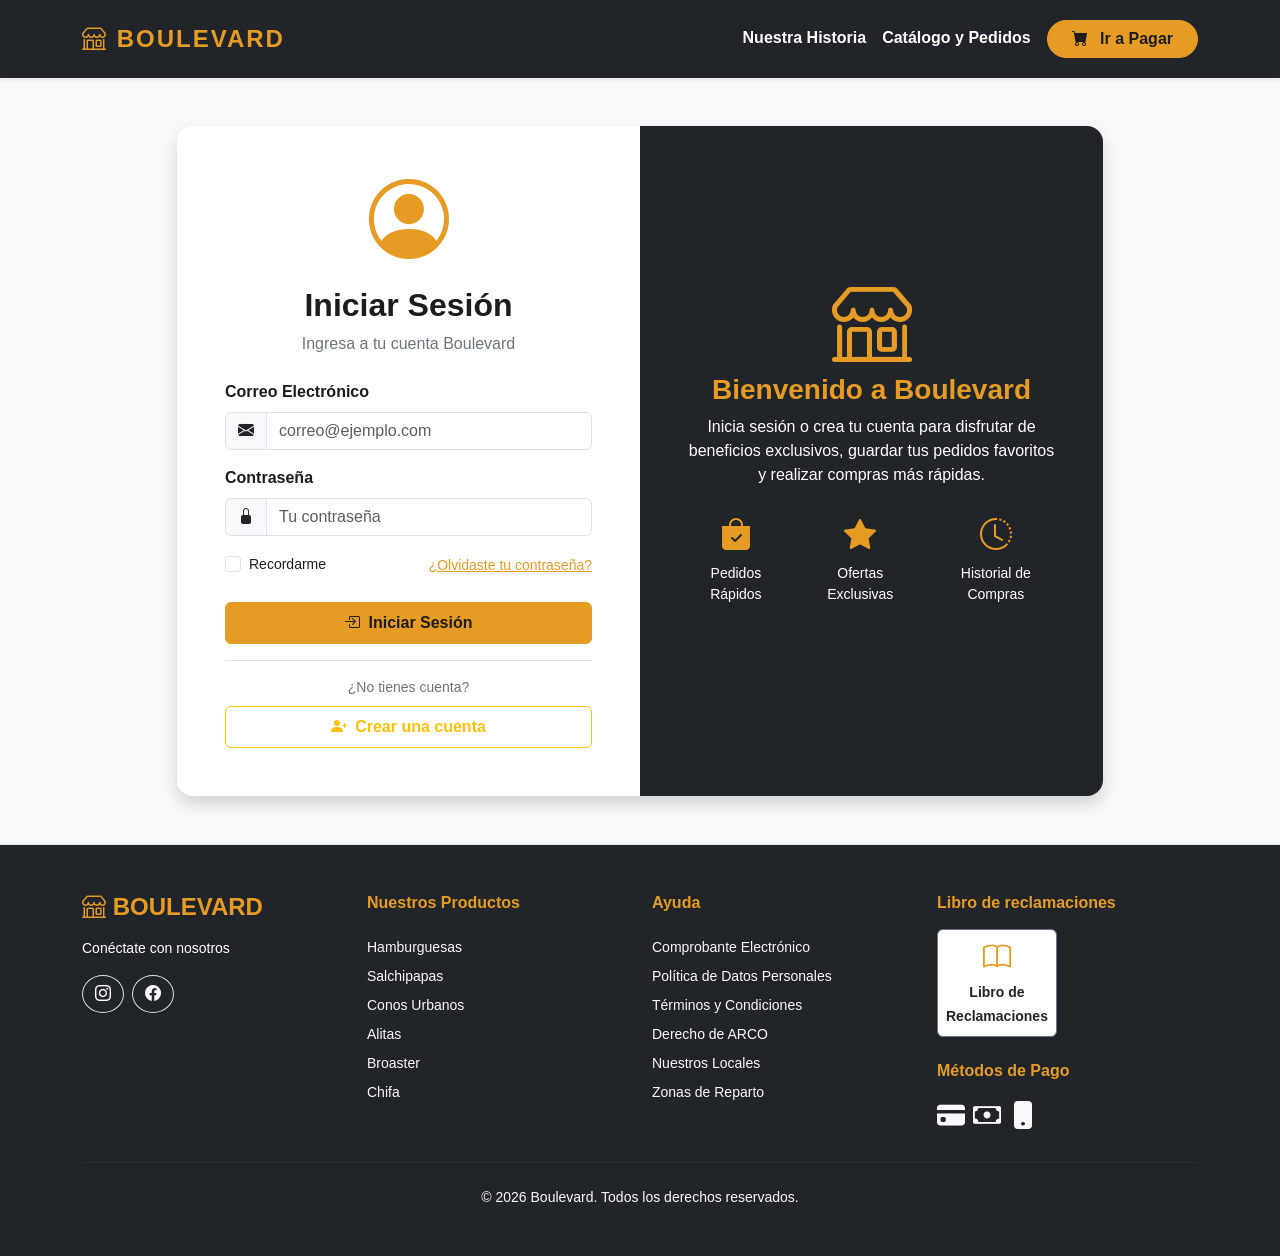
<file: login.html>
<!DOCTYPE html>
<html lang="es">
<head>
    <meta charset="UTF-8">
    <meta name="viewport" content="width=device-width, initial-scale=1.0">
    <title>Iniciar Sesión / Crear Cuenta - Boulevard</title>
    
    <link rel="icon" type="image/png" href="imagenes/logo_boulevard.png">
    
    <link href="https://cdn.jsdelivr.net/npm/bootstrap@5.3.0/dist/css/bootstrap.min.css" rel="stylesheet">
    <link href="https://cdn.jsdelivr.net/npm/bootstrap-icons@1.10.5/font/bootstrap-icons.css" rel="stylesheet">
    
    <link rel="stylesheet" href="styles.css">
</head>
<body class="tema-boulevard bg-light">

    <nav class="navbar navbar-expand-lg bg-dark shadow-sm py-3 sticky-top" data-bs-theme="dark">
        <div class="container">
            <a class="navbar-brand logo-boulevard fw-bold text-uppercase text-warning" href="index.html">
                <i class="bi bi-shop"></i> BOULEVARD
            </a>
            <button class="navbar-toggler" type="button" data-bs-toggle="collapse" data-bs-target="#menuNavegacion">
                <span class="navbar-toggler-icon"></span>
            </button>
            <div class="collapse navbar-collapse" id="menuNavegacion">
                <ul class="nav nav-underline ms-auto align-items-center gap-3">
                    <li class="nav-item">
                        <a class="nav-link fw-bold text-light" href="index.html">Nuestra Historia</a>
                    </li>
                    <li class="nav-item">
                        <a class="nav-link fw-bold text-light" href="catalogo.html">Catálogo y Pedidos</a>
                    </li>
                    <li class="nav-item">
                        <a href="checkout-paso1.html" class="btn btn-warning rounded-pill px-4 fw-bold">
                            <i class="bi bi-cart-fill me-2"></i> Ir a Pagar
                        </a>
                    </li>
                </ul>
            </div>
        </div>
    </nav>

    <main class="container my-5">
        <div class="row justify-content-center">
            <div class="col-lg-10">
                
                <div class="row g-0 shadow rounded-4 overflow-hidden">
                    
                    <!-- COLUMNA IZQUIERDA: FORMULARIOS INTERCAMBIABLES -->
                    <div class="col-md-6 bg-white p-5">
                        
                        <!-- INICIAR SESIÓN (visible por defecto) -->
                        <div id="formularioLogin">
                            <div class="text-center mb-4">
                                <i class="bi bi-person-circle display-1 text-warning"></i>
                                <h2 class="fw-bold mt-3">Iniciar Sesión</h2>
                                <p class="text-muted">Ingresa a tu cuenta Boulevard</p>
                            </div>
                            
                            <form>
                                <div class="mb-3">
                                    <label class="form-label fw-bold">Correo Electrónico</label>
                                    <div class="input-group">
                                        <span class="input-group-text"><i class="bi bi-envelope-fill"></i></span>
                                        <input type="email" class="form-control" placeholder="correo@ejemplo.com">
                                    </div>
                                </div>
                                
                                <div class="mb-3">
                                    <label class="form-label fw-bold">Contraseña</label>
                                    <div class="input-group">
                                        <span class="input-group-text"><i class="bi bi-lock-fill"></i></span>
                                        <input type="password" class="form-control" placeholder="Tu contraseña">
                                    </div>
                                </div>
                                
                                <div class="d-flex justify-content-between align-items-center mb-4">
                                    <div class="form-check">
                                        <input class="form-check-input" type="checkbox" id="recordar">
                                        <label class="form-check-label small" for="recordar">Recordarme</label>
                                    </div>
                                    <a href="#" class="small text-warning">¿Olvidaste tu contraseña?</a>
                                </div>
                                
                                <a href="checkout-paso1.html" class="btn btn-warning w-100 fw-bold py-2 mb-3">
                                    <i class="bi bi-box-arrow-in-right me-2"></i>Iniciar Sesión
                                </a>
                                
                                <div class="text-center border-top pt-3">
                                    <p class="small text-muted mb-2">¿No tienes cuenta?</p>
                                    <a href="#" class="btn btn-outline-warning w-100 fw-bold py-2" onclick="document.getElementById('formularioLogin').style.display='none'; document.getElementById('formularioRegistro').style.display='block'; return false;">
                                        <i class="bi bi-person-plus-fill me-2"></i>Crear una cuenta
                                    </a>
                                </div>
                            </form>
                        </div>
                        
                        <!-- CREAR CUENTA (oculto por defecto) -->
                        <div id="formularioRegistro" style="display: none;">
                            <div class="text-center mb-4">
                                <i class="bi bi-person-plus-fill display-1 text-warning"></i>
                                <h2 class="fw-bold mt-3">Crear Cuenta</h2>
                                <p class="text-muted">Únete a la familia Boulevard</p>
                            </div>
                            
                            <form>
                                <div class="row g-2">
                                    <div class="col-md-6">
                                        <label class="form-label fw-bold">Nombres</label>
                                        <input type="text" class="form-control" placeholder="Juan Carlos">
                                    </div>
                                    <div class="col-md-6">
                                        <label class="form-label fw-bold">Apellidos</label>
                                        <input type="text" class="form-control" placeholder="Pérez López">
                                    </div>
                                </div>
                                
                                <div class="mb-3 mt-2">
                                    <label class="form-label fw-bold">Correo Electrónico</label>
                                    <div class="input-group">
                                        <span class="input-group-text"><i class="bi bi-envelope-fill"></i></span>
                                        <input type="email" class="form-control" placeholder="correo@ejemplo.com">
                                    </div>
                                </div>
                                
                                <div class="mb-3">
                                    <label class="form-label fw-bold">Teléfono</label>
                                    <div class="input-group">
                                        <span class="input-group-text">+51</span>
                                        <input type="tel" class="form-control" placeholder="999 888 777">
                                    </div>
                                </div>
                                
                                <div class="mb-3">
                                    <label class="form-label fw-bold">Contraseña</label>
                                    <div class="input-group">
                                        <span class="input-group-text"><i class="bi bi-lock-fill"></i></span>
                                        <input type="password" class="form-control" placeholder="Mínimo 6 caracteres">
                                    </div>
                                </div>
                                
                                <div class="mb-3">
                                    <label class="form-label fw-bold">Confirmar Contraseña</label>
                                    <div class="input-group">
                                        <span class="input-group-text"><i class="bi bi-lock-fill"></i></span>
                                        <input type="password" class="form-control" placeholder="Repite tu contraseña">
                                    </div>
                                </div>
                                
                                <div class="form-check mb-4">
                                    <input class="form-check-input" type="checkbox" id="terminos">
                                    <label class="form-check-label small" for="terminos">
                                        Acepto los <a href="#" class="text-warning">Términos y Condiciones</a>
                                    </label>
                                </div>
                                
                                <a href="checkout-paso1.html" class="btn btn-warning w-100 fw-bold py-2 mb-3">
                                    <i class="bi bi-person-check-fill me-2"></i>Crear Cuenta
                                </a>
                                
                                <div class="text-center border-top pt-3">
                                    <p class="small text-muted mb-2">¿Ya tienes cuenta?</p>
                                    <a href="#" class="btn btn-outline-warning w-100 fw-bold py-2" onclick="document.getElementById('formularioRegistro').style.display='none'; document.getElementById('formularioLogin').style.display='block'; return false;">
                                        <i class="bi bi-box-arrow-in-right me-2"></i>Iniciar Sesión
                                    </a>
                                </div>
                            </form>
                        </div>
                        
                    </div>
                    
                    <!-- COLUMNA DERECHA: INFORMACIÓN -->
                    <div class="col-md-6 bg-dark text-white p-5 d-flex align-items-center">
                        <div class="text-center w-100">
                            <i class="bi bi-shop display-1 text-warning mb-3"></i>
                            <h3 class="fw-bold text-warning">Bienvenido a Boulevard</h3>
                            <p class="mb-4">Inicia sesión o crea tu cuenta para disfrutar de beneficios exclusivos, guardar tus pedidos favoritos y realizar compras más rápidas.</p>
                            
                            <div class="d-flex justify-content-center gap-4 mb-4">
                                <div class="text-center">
                                    <i class="bi bi-bag-check-fill fs-2 text-warning"></i>
                                    <p class="small mt-1">Pedidos Rápidos</p>
                                </div>
                                <div class="text-center">
                                    <i class="bi bi-star-fill fs-2 text-warning"></i>
                                    <p class="small mt-1">Ofertas Exclusivas</p>
                                </div>
                                <div class="text-center">
                                    <i class="bi bi-clock-history fs-2 text-warning"></i>
                                    <p class="small mt-1">Historial de Compras</p>
                                </div>
                            </div>
                        </div>
                    </div>
                    
                </div>
            </div>
        </div>
    </main>

    <footer class="bg-dark text-white py-5 border-top mt-auto">
        <div class="container">
            <div class="row gy-4">
                
                <div class="col-lg-3 col-md-6">
                    <h4 class="fw-bold text-uppercase mb-3 text-warning">
                        <i class="bi bi-shop"></i> BOULEVARD
                    </h4>
                    <p class="small mb-3">Conéctate con nosotros</p>
                    <div class="d-flex gap-2">
                        <a href="#" class="btn btn-outline-light rounded-circle border shadow-sm" aria-label="Instagram">
                            <i class="bi bi-instagram"></i>
                        </a>
                        <a href="#" class="btn btn-outline-light rounded-circle border shadow-sm" aria-label="Facebook">
                            <i class="bi bi-facebook"></i>
                        </a>
                    </div>
                </div>

                <div class="col-lg-3 col-md-6">
                    <h6 class="fw-bold mb-4 text-warning">Nuestros Productos</h6>
                    <ul class="list-unstyled small">
                        <li class="mb-2"><a href="catalogo.html#hamburguesas" class="text-decoration-none text-light">Hamburguesas</a></li>
                        <li class="mb-2"><a href="catalogo.html#salchipapas" class="text-decoration-none text-light">Salchipapas</a></li>
                        <li class="mb-2"><a href="catalogo.html#conos" class="text-decoration-none text-light">Conos Urbanos</a></li>
                        <li class="mb-2"><a href="catalogo.html#alitas" class="text-decoration-none text-light">Alitas</a></li>
                        <li class="mb-2"><a href="catalogo.html#broaster" class="text-decoration-none text-light">Broaster</a></li>
                        <li class="mb-2"><a href="catalogo.html#chifa" class="text-decoration-none text-light">Chifa</a></li>
                    </ul>
                </div>

                <div class="col-lg-3 col-md-6">
                    <h6 class="fw-bold mb-4 text-warning">Ayuda</h6>
                    <ul class="list-unstyled small">
                        <li class="mb-2"><a href="#" class="text-decoration-none text-light">Comprobante Electrónico</a></li>
                        <li class="mb-2"><a href="#" class="text-decoration-none text-light">Política de Datos Personales</a></li>
                        <li class="mb-2"><a href="#" class="text-decoration-none text-light">Términos y Condiciones</a></li>
                        <li class="mb-2"><a href="#" class="text-decoration-none text-light">Derecho de ARCO</a></li>
                        <li class="mb-2"><a href="#" class="text-decoration-none text-light">Nuestros Locales</a></li>
                        <li class="mb-2"><a href="#" class="text-decoration-none text-light">Zonas de Reparto</a></li>
                    </ul>
                </div>

                <div class="col-lg-3 col-md-6">
                    <h6 class="fw-bold mb-3 text-warning">Libro de reclamaciones</h6>
                    <a href="#" class="d-inline-block border border-secondary rounded p-2 mb-4 text-decoration-none text-center bg-white text-dark shadow-sm">
                        <i class="bi bi-book fs-3 d-block text-warning"></i>
                        <span class="small fw-bold">Libro de<br>Reclamaciones</span>
                    </a>
                    
                    <h6 class="fw-bold mb-3 text-warning">Métodos de Pago</h6>
                    <div class="d-flex gap-2 fs-3">
                        <i class="bi bi-credit-card-fill text-light"></i>
                        <i class="bi bi-cash text-light"></i>
                        <i class="bi bi-phone-fill text-light"></i>
                    </div>
                </div>
                
            </div>

            <hr class="my-4" style="border-color: #495057;">
            
            <div class="row">
                <div class="col text-center">
                    <p class="small text-light mb-0">&copy; 2026 Boulevard. Todos los derechos reservados.</p>
                </div>
            </div>
        </div>
    </footer>
    
    <script src="https://cdn.jsdelivr.net/npm/bootstrap@5.3.0/dist/js/bootstrap.bundle.min.js"></script>
    <script src="app.js"></script>
</body>
</html>
</file>
<file: styles.css>
/* =========================================
   BOULEVARD - HOJA DE ESTILOS PRINCIPAL
   Cumple con rúbrica: CSS3, Flexbox, Grid, Media Queries
   (Colores directos sin uso de variables)
   ========================================= */

/* ================= ESTILOS BASE ================= */
body {
    background-color: #f4f4f4;
    color: #1c1c1c;
    font-family: 'Segoe UI', Tahoma, Geneva, Verdana, sans-serif;
}

/* ================= NAV Y COMPONENTES ================= */
.navbar-custom {
    background-color: #1c1c1c !important;
    border-bottom: 4px solid #e69c24;
}

.nav-link {
    color: #ffffff !important;
    font-weight: 600;
    transition: color 0.3s ease;
}

.nav-link:hover, .nav-link.active {
    color: #e69c24 !important;
}

/* Logo */
.logo-boulevard {
    letter-spacing: 2px;
    font-size: 1.5rem;
}

/* ================= BOTONES ================= */
.btn-primario {
    background-color: #e69c24;
    color: #1c1c1c;
    font-weight: bold;
    border: none;
    transition: transform 0.2s ease, background-color 0.2s;
}

.btn-primario:hover {
    background-color: #c9851b;
    transform: scale(1.05);
    color: white;
}

.btn-warning {
    background-color: #e69c24;
    border-color: #e69c24;
    color: #1c1c1c;
    font-weight: bold;
    transition: all 0.3s ease;
}

.btn-warning:hover {
    background-color: #c9851b;
    border-color: #c9851b;
    color: #ffffff;
}

/* Botones de cantidad en catálogo */
.btn-resta,
.btn-suma {
    width: 30px;
    min-width: 30px;
}

/* ================= TÍTULOS DE SECCIÓN ================= */
.titulo-seccion {
    border-bottom: 3px solid #e69c24;
    padding-bottom: 0.5rem;
    display: inline-block;
}

/* ================= NAVEGACIÓN ACTIVA ================= */
.nav-underline .nav-link.active {
    border-bottom-color: #e69c24 !important;
}

/* ================= TARJETAS DE PRODUCTOS (CATÁLOGO) ================= */
.card {
    transition: transform 0.3s ease, box-shadow 0.3s ease;
    border-radius: 12px;
    overflow: hidden;
}

.card:hover {
    transform: translateY(-5px);
    box-shadow: 0 10px 25px rgba(0, 0, 0, 0.15) !important;
}

.card-body {
    display: flex;
    flex-direction: column;
    justify-content: space-between;
}

/* Contenedor de imagen con tamaño fijo - FONDO CLARO */
.card-img-wrapper {
    height: 180px;
    background-color: #f0f0f0;
    position: relative;
    overflow: hidden;
    display: flex;
    align-items: center;
    justify-content: center;
    border-bottom: 2px solid #e0e0e0;
}

/* Imagen dentro del wrapper */
.card-img-wrapper img {
    width: 100%;
    height: 100%;
    object-fit: cover;
    position: absolute;
    top: 0;
    left: 0;
}

/* Texto alternativo cuando no hay imagen */
.card-img-wrapper .img-fallback {
    color: #1c1c1c;
    font-size: 14px;
    font-weight: bold;
    text-align: center;
    padding: 15px;
    z-index: 2;
    line-height: 1.4;
    background-color: #f0f0f0;
    width: 100%;
    height: 100%;
    position: absolute;
    top: 0;
    left: 0;
    display: none;
    align-items: center;
    justify-content: center;
}

/* Mostrar fallback cuando la imagen no carga */
.card-img-wrapper img[src=""],
.card-img-wrapper img:not([src]),
.card-img-wrapper img[src="imagenes/placeholder.jpg"] {
    display: none;
}

.card-img-wrapper img[src=""] ~ .img-fallback,
.card-img-wrapper img:not([src]) ~ .img-fallback,
.card-img-wrapper img[src="imagenes/placeholder.jpg"] ~ .img-fallback {
    display: flex;
}

/* Si hay imagen cargada, ocultar fallback */
.card-img-wrapper img[src]:not([src=""]):not([src="imagenes/placeholder.jpg"]) ~ .img-fallback {
    display: none;
}

/* Badge de categoría */
.badge.bg-dark.text-warning {
    background-color: #1a1a1a !important;
    color: #e69c24 !important;
}

/* Precio */
.text-warning {
    color: #e69c24 !important;
}

/* Input de cantidad */
.cantidad {
    max-width: 50px;
}

/* ================= TARJETAS DE MISIÓN Y VISIÓN ================= */
.card-mision-vision {
    min-height: auto !important;
    border-left: none !important;
}

.card-mision-vision .card-body {
    min-height: auto !important;
}

/* Bordes izquierdos personalizados */
.card-mision-vision:first-child {
    border-left: 5px solid #e69c24 !important;
}

.card-mision-vision:last-child {
    border-left: 5px solid #1a1a1a !important;
}

/* ================= GRID Y FLEXBOX (RÚBRICA) ================= */
/* CSS Grid para la sección de Valores en Nosotros */
.grid-valores {
    display: grid;
    grid-template-columns: repeat(auto-fit, minmax(250px, 1fr));
    gap: 2rem;
    padding: 2rem 0;
}

.valor-item {
    background: white;
    padding: 2rem;
    border-radius: 10px;
    text-align: center;
    border-top: 5px solid #e69c24;
    box-shadow: 0 4px 6px rgba(0,0,0,0.1);
    transition: transform 0.3s ease;
}

.valor-item:hover {
    transform: translateY(-5px);
}

/* ================= HERO SECTION ================= */
.hero-section {
    background-color: #ffffff;
}

.hero-section h1 {
    color: #1c1c1c;
}

/* ================= REDES SOCIALES ================= */
.icono-redes {
    transition: color 0.3s ease;
}

.icono-redes:hover {
    color: #e69c24 !important;
}

/* ================= FOOTER ================= */
footer a.text-light:hover {
    color: #e69c24 !important;
}

/* ================= SCROLL SUAVE ================= */
html {
    scroll-behavior: smooth;
}

/* ================= MEDIA QUERIES (RÚBRICA) ================= */
/* Tablets y pantallas medianas */
@media (max-width: 992px) {
    .card-img-wrapper {
        height: 160px;
    }
    
    .grid-valores {
        grid-template-columns: repeat(auto-fit, minmax(220px, 1fr));
        gap: 1.5rem;
    }
}

/* Celulares y pantallas pequeñas */
@media (max-width: 768px) {
    .navbar-brand {
        font-size: 1.2rem !important;
    }
    
    .logo-boulevard {
        font-size: 1.2rem;
    }
    
    .hero-section h1 {
        font-size: 2rem;
    }
    
    .hero-section p {
        font-size: 1.1rem !important;
    }
    
    .card-img-wrapper {
        height: 150px;
    }
    
    .grid-valores {
        grid-template-columns: 1fr;
        gap: 1rem;
        padding: 1rem 0;
    }
    
    .valor-item {
        padding: 1.5rem;
    }
    
    .btn {
        padding: 0.75rem 1rem;
        font-size: 0.9rem;
    }
    
    .btn-resta,
    .btn-suma {
        width: 35px;
        min-width: 35px;
    }
    
    .cantidad {
        max-width: 45px;
    }
    
    .titulo-seccion {
        font-size: 1.3rem;
    }
    
    .card-title {
        font-size: 1rem;
    }
    
    /* Footer en móvil */
    footer .row > div {
        text-align: center;
        margin-bottom: 1.5rem;
    }
    
    footer .d-flex.gap-2 {
        justify-content: center;
    }
    
    footer ul {
        text-align: center;
    }
}

/* Pantallas muy pequeñas */
@media (max-width: 576px) {
    .card-img-wrapper {
        height: 140px;
    }
    
    .hero-section {
        padding: 2rem 0 !important;
    }
    
    .hero-section h1 {
        font-size: 1.5rem;
    }
    
    .hero-section p {
        font-size: 0.9rem !important;
    }
    
    .navbar-brand {
        font-size: 1rem !important;
    }
    
    .btn-warning.rounded-pill {
        padding: 0.5rem 1rem !important;
        font-size: 0.85rem;
    }
    
    .img-fluid.rounded {
        margin-top: 1rem;
    }
}

/* ================= ACCESIBILIDAD ================= */
a:focus,
button:focus,
input:focus {
    outline: 3px solid #e69c24;
    outline-offset: 2px;
}

.text-muted {
    color: #6c757d !important;
}

@media (prefers-reduced-motion: reduce) {
    * {
        animation: none !important;
        transition: none !important;
    }
    
    html {
        scroll-behavior: auto;
    }
}
</file>
